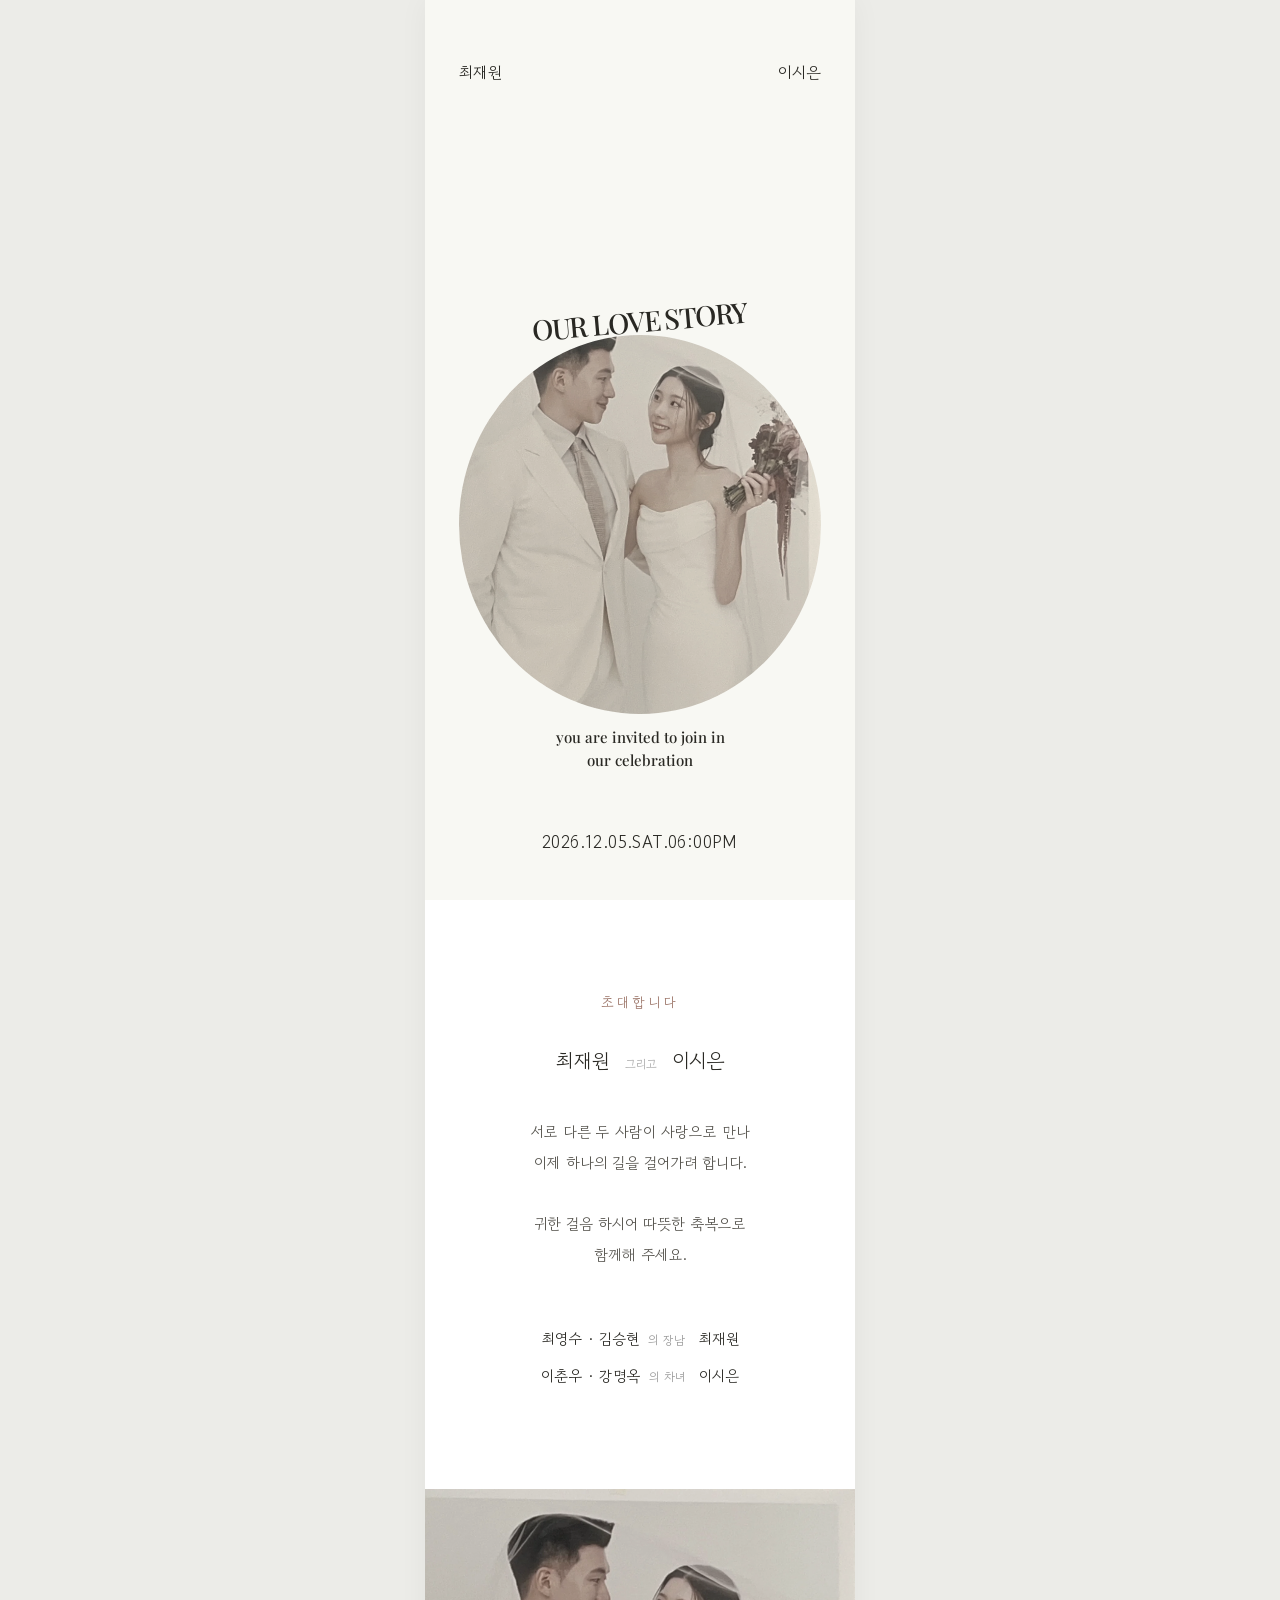
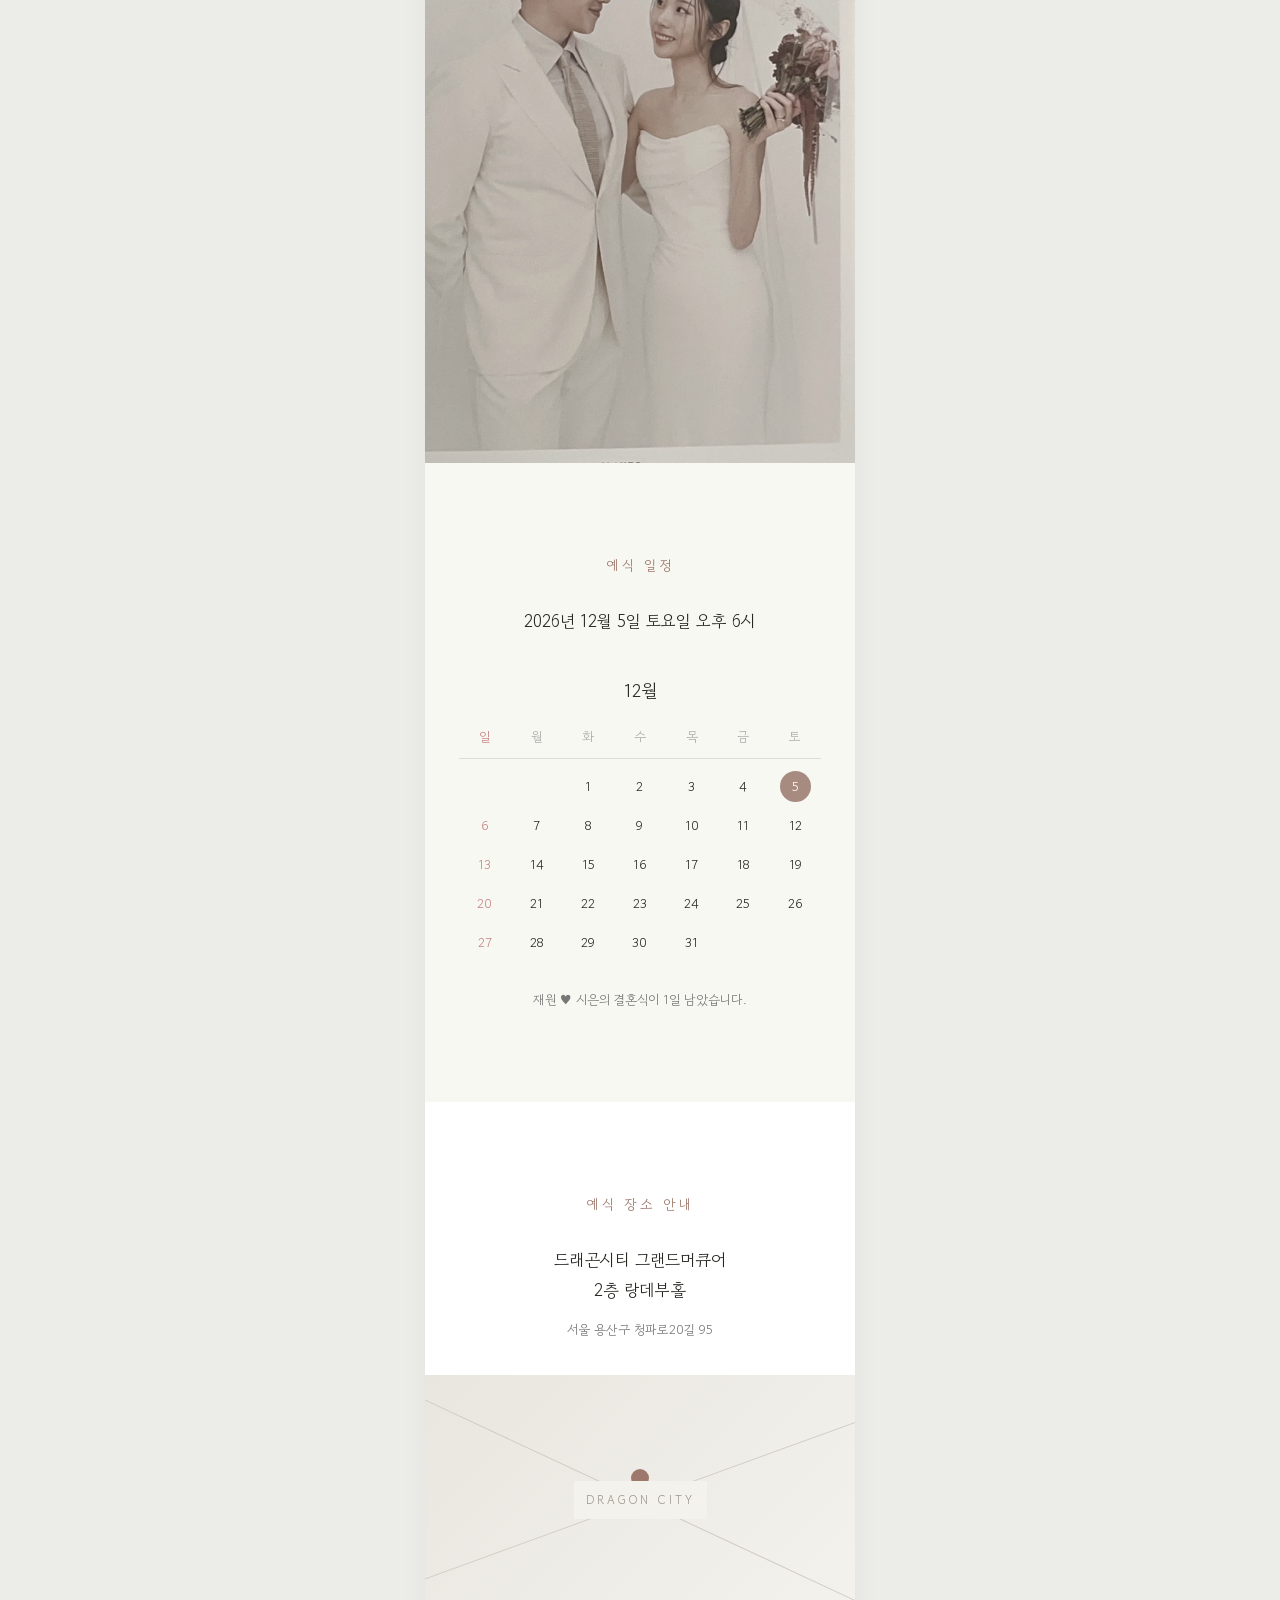
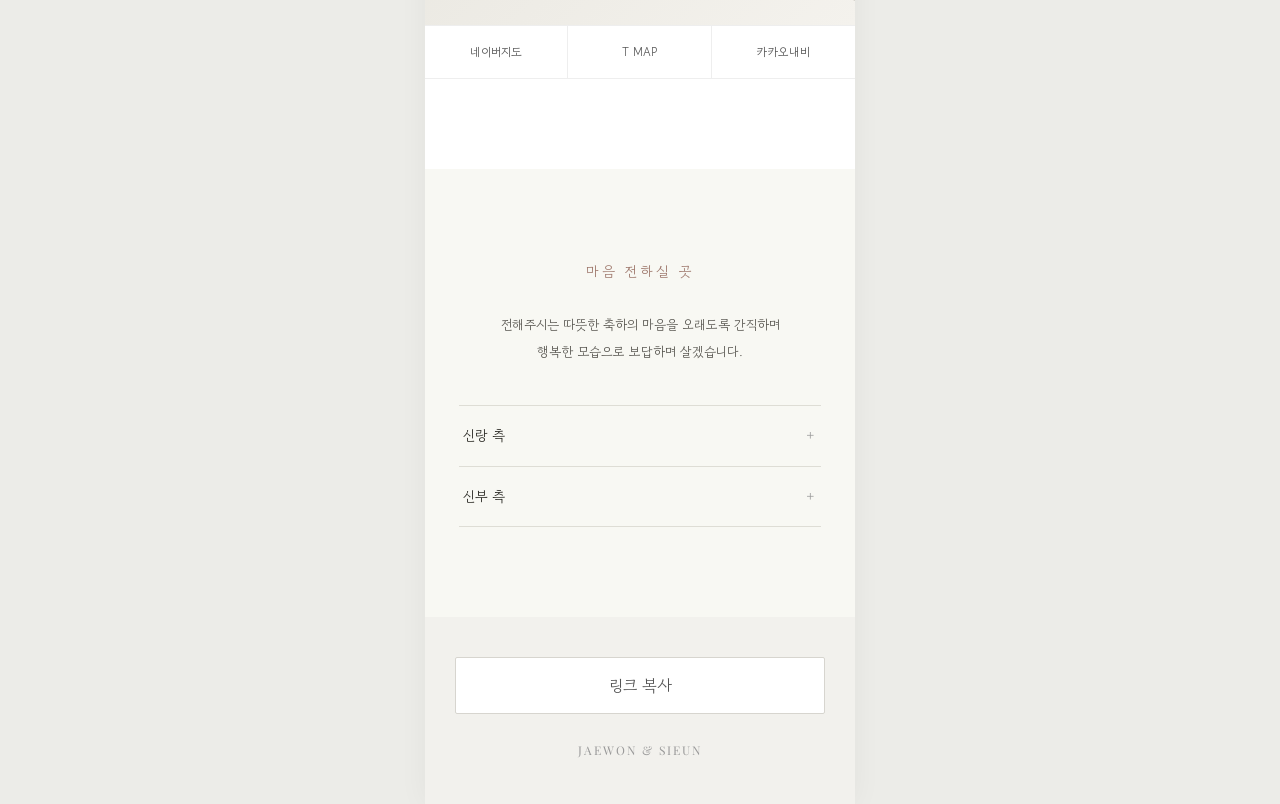
<file: index.html>
<!doctype html>
<html lang="ko">
<head>
  <meta charset="UTF-8">
  <meta name="viewport" content="width=device-width, initial-scale=1, maximum-scale=1">
  <meta name="theme-color" content="#f8f8f3">
  <title>최재원 ♥ 이시은 결혼합니다</title>
  <meta name="description" content="2026년 12월 5일, 최재원 이시은 결혼식에 초대합니다.">
  <link rel="preconnect" href="https://fonts.googleapis.com">
  <link rel="preconnect" href="https://fonts.gstatic.com" crossorigin>
  <link href="https://fonts.googleapis.com/css2?family=Gowun+Dodum&family=Playfair+Display:ital,wght@0,500;1,500&display=swap" rel="stylesheet">
  <link rel="stylesheet" href="styles.css">
</head>
<body>
  <main class="invitation">
    <section class="hero section-cream" aria-label="메인 초대장">
      <div class="names"><span>최재원</span><span>이시은</span></div>
      <div class="portrait-wrap">
        <div class="arc-title">OUR LOVE STORY</div>
        <img class="portrait" src="photo-main.webp" alt="최재원과 이시은의 웨딩 사진">
      </div>
      <p class="english-copy">you are invited to join in<br>our celebration</p>
      <p class="wedding-date">2026.12.05.SAT.06:00PM</p>
    </section>

    <section class="intro reveal">
      <p class="eyebrow">초대합니다</p>
      <h1>최재원 <span>그리고</span> 이시은</h1>
      <p class="message">서로 다른 두 사람이 사랑으로 만나<br>이제 하나의 길을 걸어가려 합니다.<br><br>귀한 걸음 하시어 따뜻한 축복으로<br>함께해 주세요.</p>
      <div class="family">
        <p><b>최영수 · 김승현</b><small>의 장남</small> 최재원</p>
        <p><b>이춘우 · 강명옥</b><small>의 차녀</small> 이시은</p>
      </div>
    </section>

    <section class="photo-section reveal">
      <img src="photo-gallery.webp" alt="신랑 신부 웨딩 사진" loading="lazy">
    </section>

    <section class="schedule section-cream reveal">
      <p class="eyebrow">예식 일정</p>
      <h2>2026년 12월 5일 토요일 오후 6시</h2>
      <div class="calendar" aria-label="2026년 12월 달력">
        <div class="month">12월</div>
        <div class="week"><span>일</span><span>월</span><span>화</span><span>수</span><span>목</span><span>금</span><span>토</span></div>
        <div class="days" id="calendarDays"></div>
      </div>
      <p class="countdown" id="countdown"></p>
    </section>

    <section class="location reveal">
      <p class="eyebrow">예식 장소 안내</p>
      <h2>드래곤시티 그랜드머큐어<br>2층 랑데부홀</h2>
      <p class="address">서울 용산구 청파로20길 95</p>
      <div class="map-placeholder" aria-hidden="true"><span>DRAGON CITY</span><i></i></div>
      <div class="map-links">
        <a href="https://map.naver.com/p/search/%EB%93%9C%EB%9E%98%EA%B3%A4%EC%8B%9C%ED%8B%B0%20%EA%B7%B8%EB%9E%9C%EB%93%9C%EB%A8%B8%ED%81%90%EC%96%B4" target="_blank" rel="noreferrer">네이버지도</a>
        <a href="https://www.tmap.co.kr/" target="_blank" rel="noreferrer">T MAP</a>
        <a href="https://map.kakao.com/link/search/%EB%93%9C%EB%9E%98%EA%B3%A4%EC%8B%9C%ED%8B%B0%20%EA%B7%B8%EB%9E%9C%EB%93%9C%EB%A8%B8%ED%81%90%EC%96%B4" target="_blank" rel="noreferrer">카카오내비</a>
      </div>
    </section>

    <section class="contact section-cream reveal">
      <p class="eyebrow">마음 전하실 곳</p>
      <p class="message">전해주시는 따뜻한 축하의 마음을 오래도록 간직하며<br>행복한 모습으로 보답하며 살겠습니다.</p>
      <div class="accordions">
        <details>
          <summary>신랑 측</summary>
          <div class="account"><p>신랑 최재원 <a href="tel:01000000000">연락하기</a></p><button data-copy="은행 000-0000-0000 최재원">계좌번호 복사</button></div>
        </details>
        <details>
          <summary>신부 측</summary>
          <div class="account"><p>신부 이시은 <a href="tel:01000000000">연락하기</a></p><button data-copy="은행 000-0000-0000 이시은">계좌번호 복사</button></div>
        </details>
      </div>
    </section>

    <footer>
      <button class="share" id="shareButton">링크 복사</button>
      <p>JAEWON &amp; SIEUN</p>
    </footer>
  </main>
  <div class="toast" id="toast" role="status">링크가 복사되었습니다</div>
  <script src="script.js"></script>
</body>
</html>
</file>
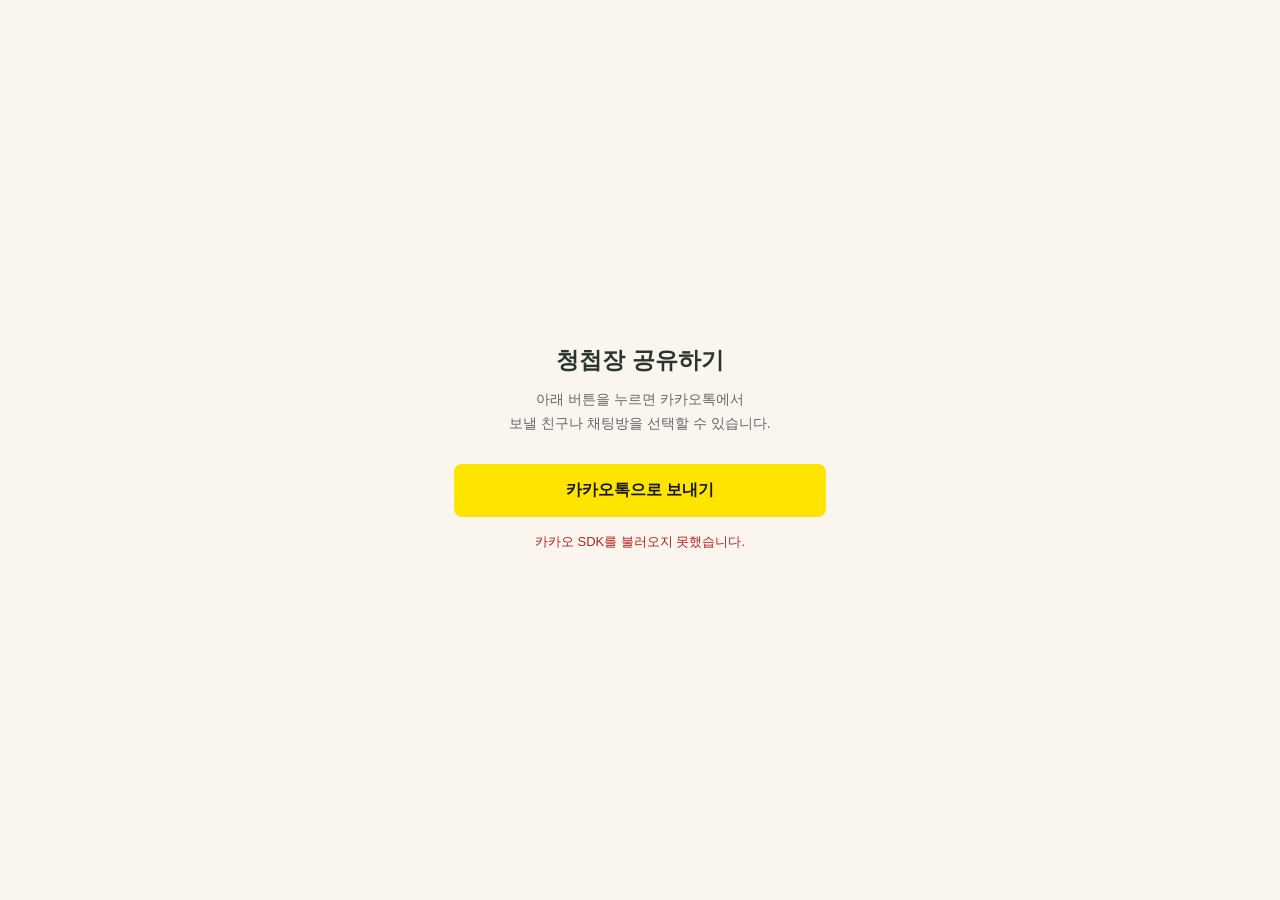
<file: share.html>
<!DOCTYPE html>
<html lang="ko">
<head>
  <meta charset="UTF-8">
  <meta name="viewport" content="width=device-width, initial-scale=1.0">
  <title>카카오톡으로 청첩장 보내기</title>
  <style>
    * { box-sizing: border-box; }
    body {
      margin: 0;
      min-height: 100vh;
      display: flex;
      align-items: center;
      justify-content: center;
      background: #faf6ef;
      font-family: -apple-system, BlinkMacSystemFont, "Noto Sans KR", sans-serif;
      color: #28362c;
    }
    .wrap {
      width: min(92%, 420px);
      text-align: center;
      padding: 40px 24px;
    }
    h1 {
      margin: 0 0 12px;
      font-size: 23px;
      font-weight: 600;
    }
    p {
      margin: 0 0 28px;
      color: #666;
      font-size: 14px;
      line-height: 1.7;
    }
    button {
      width: 100%;
      border: 0;
      border-radius: 8px;
      padding: 16px 18px;
      background: #fee500;
      color: #191919;
      font-size: 16px;
      font-weight: 700;
      cursor: pointer;
    }
    button:active { transform: scale(0.99); }
    #status {
      min-height: 22px;
      margin-top: 16px;
      font-size: 13px;
      color: #b42318;
    }
  </style>
</head>
<body>
  <main class="wrap">
    <h1>청첩장 공유하기</h1>
    <p>아래 버튼을 누르면 카카오톡에서<br>보낼 친구나 채팅방을 선택할 수 있습니다.</p>
    <button type="button" id="shareButton">카카오톡으로 보내기</button>
    <div id="status" aria-live="polite"></div>
  </main>

  <script
    src="https://t1.kakaocdn.net/kakao_js_sdk/2.7.4/kakao.min.js"
    crossorigin="anonymous">
  </script>
  <script>
    const JAVASCRIPT_KEY = "165ef3a3143d0a63c19453ee293ee3f7";
    const INVITATION_URL = "https://t8gjvbmkx5-pixel.github.io/ahcjd/";
    const IMAGE_URL = "https://t8gjvbmkx5-pixel.github.io/ahcjd/og-image.jpg";
    const LOCATION_URL = "https://map.kakao.com/?q=%EC%84%9C%EC%9A%B8%EB%93%9C%EB%9E%98%EA%B3%A4%EC%8B%9C%ED%8B%B0%20%EA%B7%B8%EB%9E%9C%EB%93%9C%20%EB%A8%B8%ED%81%90%EC%96%B4";

    const status = document.getElementById("status");

    try {
      if (!window.Kakao) {
        throw new Error("카카오 SDK를 불러오지 못했습니다.");
      }

      if (!Kakao.isInitialized()) {
        Kakao.init(JAVASCRIPT_KEY);
      }
    } catch (error) {
      status.textContent = error.message;
    }

    document.getElementById("shareButton").addEventListener("click", function () {
      status.textContent = "";

      try {
        if (!window.Kakao || !Kakao.isInitialized()) {
          throw new Error("카카오 공유 기능을 초기화하지 못했습니다.");
        }

        Kakao.Share.sendDefault({
          objectType: "feed",
          content: {
            title: "최재원 ♥ 이시은 결혼식에 초대합니다",
            description: "2026년 12월 5일 토요일 오후 6시 · 서울 드래곤시티 그랜드 머큐어 2층 라데부홀",
            imageUrl: IMAGE_URL,
            link: {
              mobileWebUrl: INVITATION_URL,
              webUrl: INVITATION_URL
            }
          },
          buttons: [
            {
              title: "청첩장 보기",
              link: {
                mobileWebUrl: INVITATION_URL,
                webUrl: INVITATION_URL
              }
            },
            {
              title: "위치 보기",
              link: {
                mobileWebUrl: LOCATION_URL,
                webUrl: LOCATION_URL
              }
            }
          ]
        });
      } catch (error) {
        status.textContent = error.message || "공유창을 열지 못했습니다.";
      }
    });
  </script>
</body>
</html>
</file>
<file: styles.css>
:root{--cream:#f8f8f3;--ink:#292823;--muted:#77756e;--line:#deddd5;--accent:#9e786c}
*{box-sizing:border-box}html{scroll-behavior:smooth}body{margin:0;background:#ecece8;color:var(--ink);font-family:"Gowun Dodum",serif;line-height:1.8}.invitation{width:100%;max-width:430px;margin:0 auto;background:#fff;overflow:hidden;box-shadow:0 0 28px #0000000c}.section-cream{background:var(--cream)}section{padding:90px 34px;text-align:center}.hero{height:100svh;min-height:720px;padding:58px 0 42px;display:flex;flex-direction:column;align-items:center}.names{width:100%;display:flex;justify-content:space-between;padding:0 34px;font-size:16px}.portrait-wrap{position:relative;width:84%;margin:auto 0 12px;padding-top:28px}.portrait{display:block;width:100%;aspect-ratio:1/1.05;object-fit:cover;object-position:center 35%;border-radius:50%;filter:saturate(.68) sepia(.09);opacity:.9}.arc-title{position:absolute;top:0;left:0;right:0;z-index:2;font:500 28px/1 "Playfair Display",serif;transform:rotate(-5deg);letter-spacing:-1.5px}.english-copy{font:500 15px/1.55 "Playfair Display",serif;margin:0 0 55px}.wedding-date{font-size:17px;letter-spacing:.4px;margin:0}.eyebrow{color:var(--accent);font-size:14px;letter-spacing:3px;margin:0 0 28px}.intro h1{font-size:20px;font-weight:400;margin:0 0 38px}.intro h1 span{font-size:12px;color:#aaa;margin:0 9px}.message{font-size:15px;color:#55534d;line-height:2.05;margin:0}.family{margin-top:54px;font-size:15px}.family p{margin:10px 0}.family b{font-weight:400}.family small{font-size:12px;color:#999;margin:0 9px}.photo-section{padding:0}.photo-section img{display:block;width:100%;max-height:680px;object-fit:cover;filter:saturate(.72)}h2{font-size:17px;font-weight:400;line-height:1.8;margin:0}.calendar{margin-top:38px}.month{font-size:18px;margin-bottom:18px}.week,.days{display:grid;grid-template-columns:repeat(7,1fr);font-size:13px}.week{color:#aaa;border-bottom:1px solid var(--line);padding-bottom:10px}.week span:first-child,.days span:nth-child(7n+1){color:#c58484}.days{row-gap:8px;padding-top:12px}.days span{height:31px;display:grid;place-items:center}.days .empty{visibility:hidden}.days .wedding-day{width:31px;margin:auto;border-radius:50%;background:#a88b80;color:white}.countdown{font-size:13px;color:#777;margin:30px 0 0}.location{padding-left:0;padding-right:0}.location h2,.location .address{padding:0 34px}.address{font-size:13px;color:#777;margin:12px 0 34px}.map-placeholder{height:250px;background:linear-gradient(135deg,#e8e6df,#f4f2ed);position:relative;display:grid;place-items:center;color:#9a978e;letter-spacing:3px;font-size:12px;overflow:hidden}.map-placeholder:before,.map-placeholder:after{content:"";position:absolute;background:#d0cec7;height:1px;width:150%;transform:rotate(25deg)}.map-placeholder:after{transform:rotate(-20deg)}.map-placeholder span{background:#f4f2ed;padding:8px 12px;z-index:1}.map-placeholder i{position:absolute;width:18px;height:18px;background:var(--accent);border-radius:50% 50% 50% 0;transform:rotate(-45deg);top:94px}.map-links{display:grid;grid-template-columns:repeat(3,1fr);border-top:1px solid #eee;border-bottom:1px solid #eee}.map-links a{padding:15px 4px;color:#555;text-decoration:none;font-size:12px;border-right:1px solid #eee}.map-links a:last-child{border:0}.contact .message{font-size:13px}.accordions{margin-top:40px;text-align:left;border-top:1px solid var(--line)}details{border-bottom:1px solid var(--line)}summary{cursor:pointer;list-style:none;padding:17px 4px;font-size:14px;position:relative}summary::-webkit-details-marker{display:none}summary:after{content:"＋";position:absolute;right:4px;color:#999}details[open] summary:after{content:"－"}.account{padding:4px 4px 18px;font-size:13px;color:#777;display:flex;align-items:center;justify-content:space-between}.account a{color:#777}.account button,.share{border:1px solid #d7d5cf;background:transparent;border-radius:2px;padding:8px 11px;font:inherit;color:#555;cursor:pointer}footer{text-align:center;background:#f2f1ed;padding:40px 30px 46px}.share{width:100%;background:#fff;padding:13px}footer p{font:12px "Playfair Display",serif;letter-spacing:2px;color:#999;margin:28px 0 0}.toast{position:fixed;left:50%;bottom:30px;transform:translate(-50%,20px);background:#333;color:#fff;padding:10px 18px;border-radius:22px;font-size:13px;opacity:0;pointer-events:none;transition:.25s;white-space:nowrap}.toast.show{opacity:.92;transform:translate(-50%,0)}.reveal{opacity:0;transform:translateY(22px);transition:opacity .8s,transform .8s}.reveal.visible{opacity:1;transform:none}@media(max-width:430px){body{background:#fff}.invitation{box-shadow:none}}@media(prefers-reduced-motion:reduce){*{scroll-behavior:auto}.reveal{opacity:1;transform:none;transition:none}}
</file>
